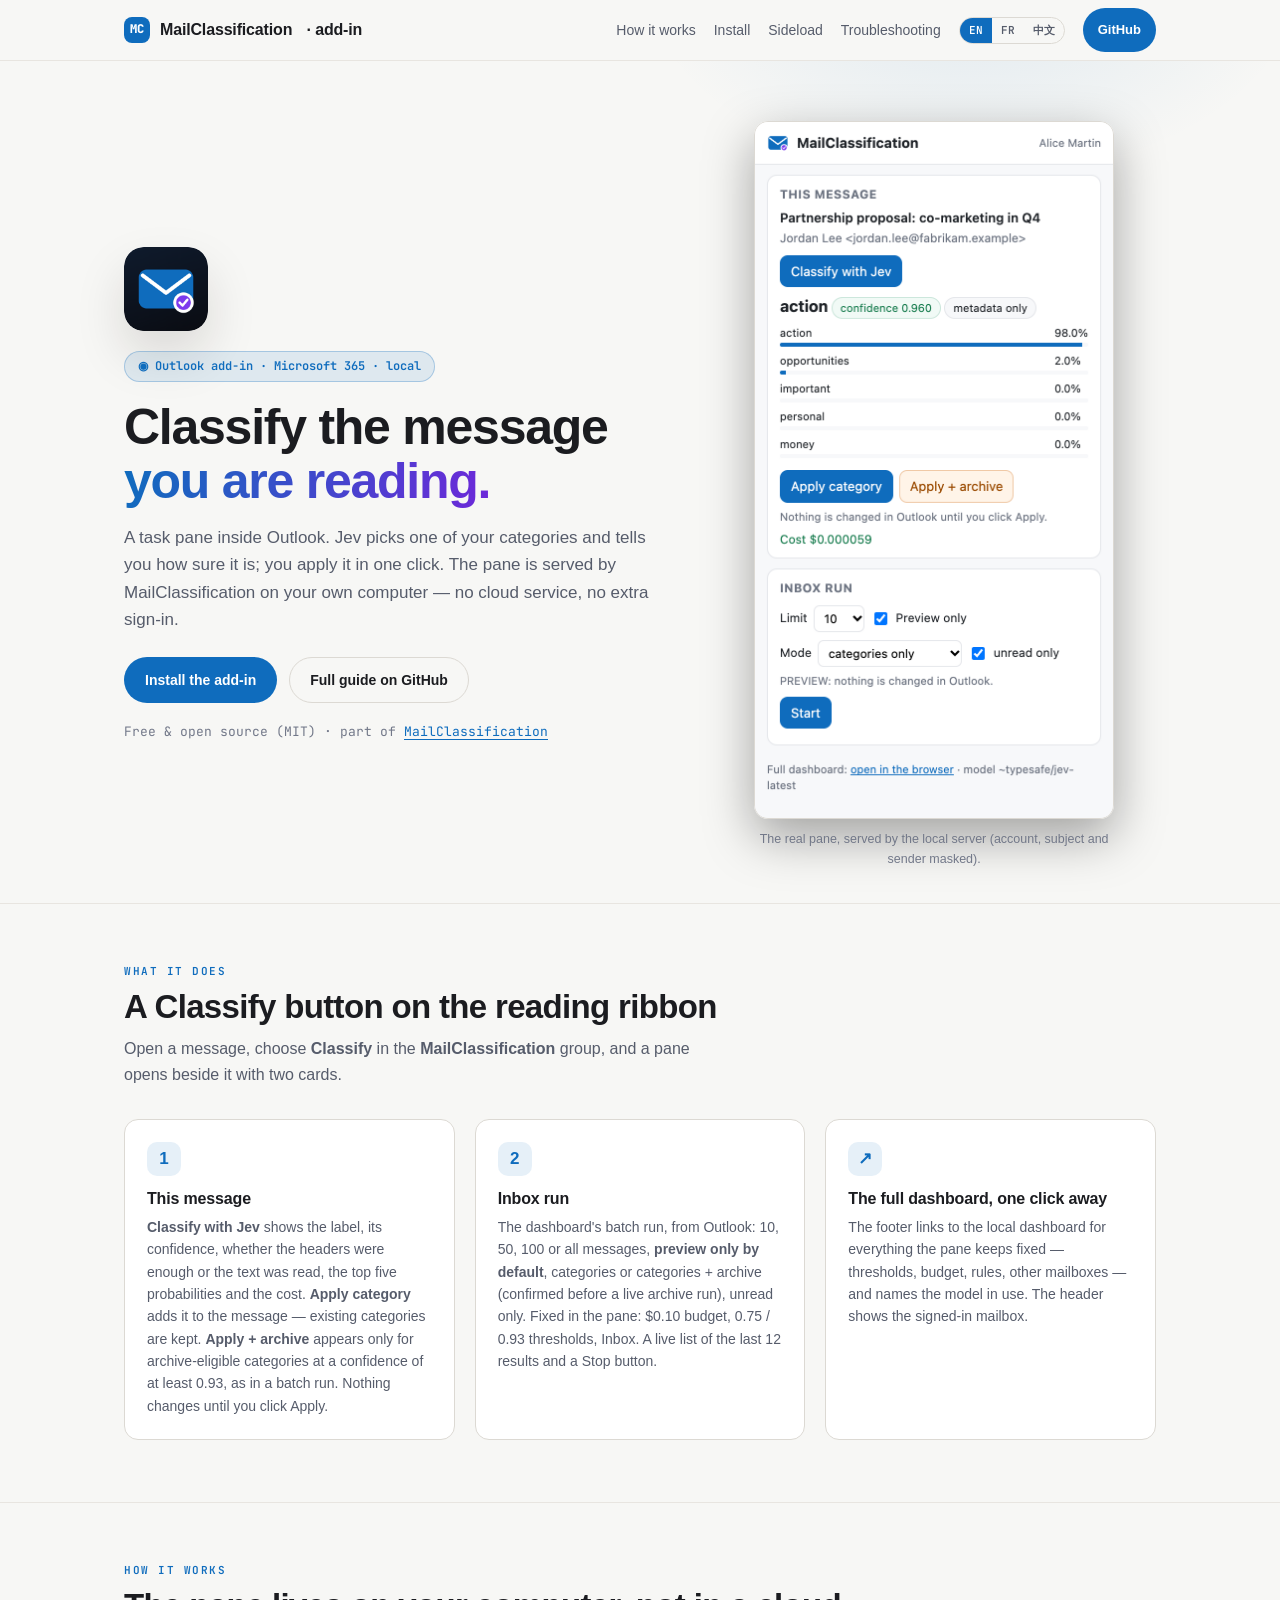
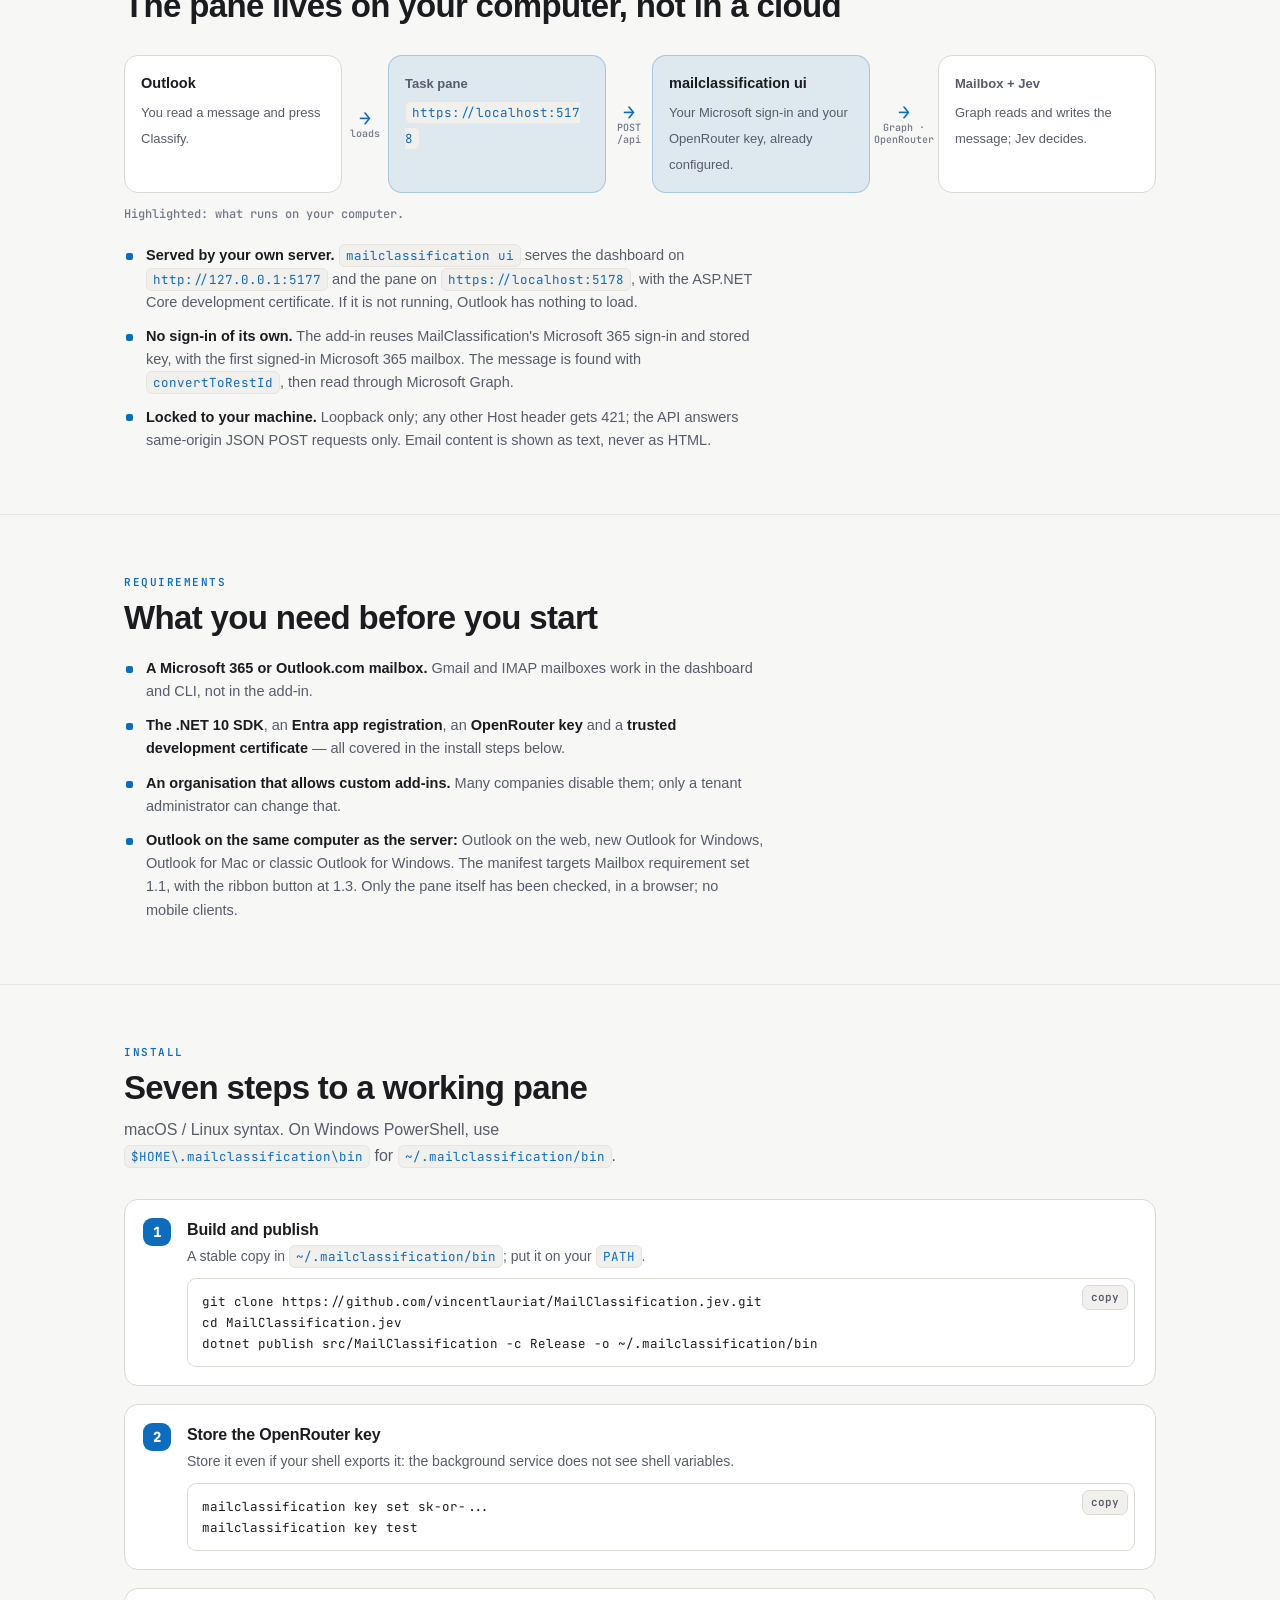
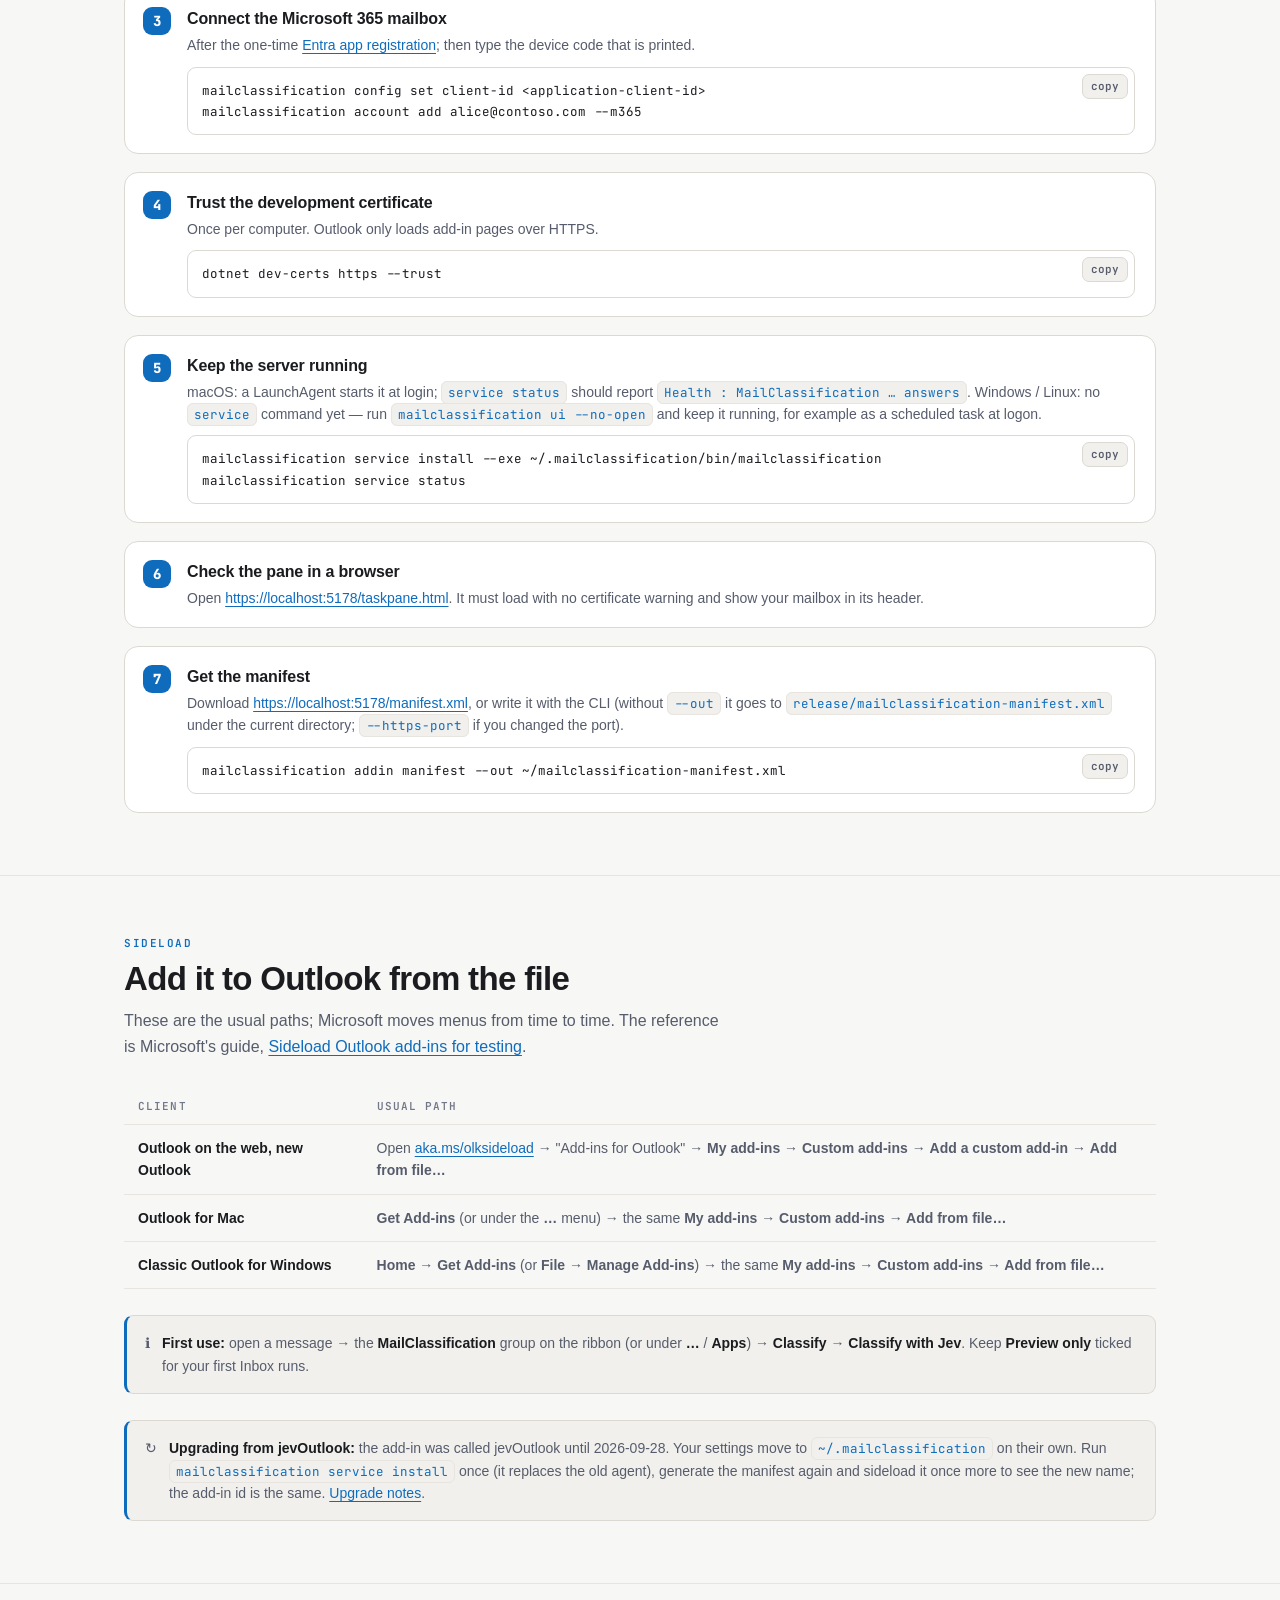
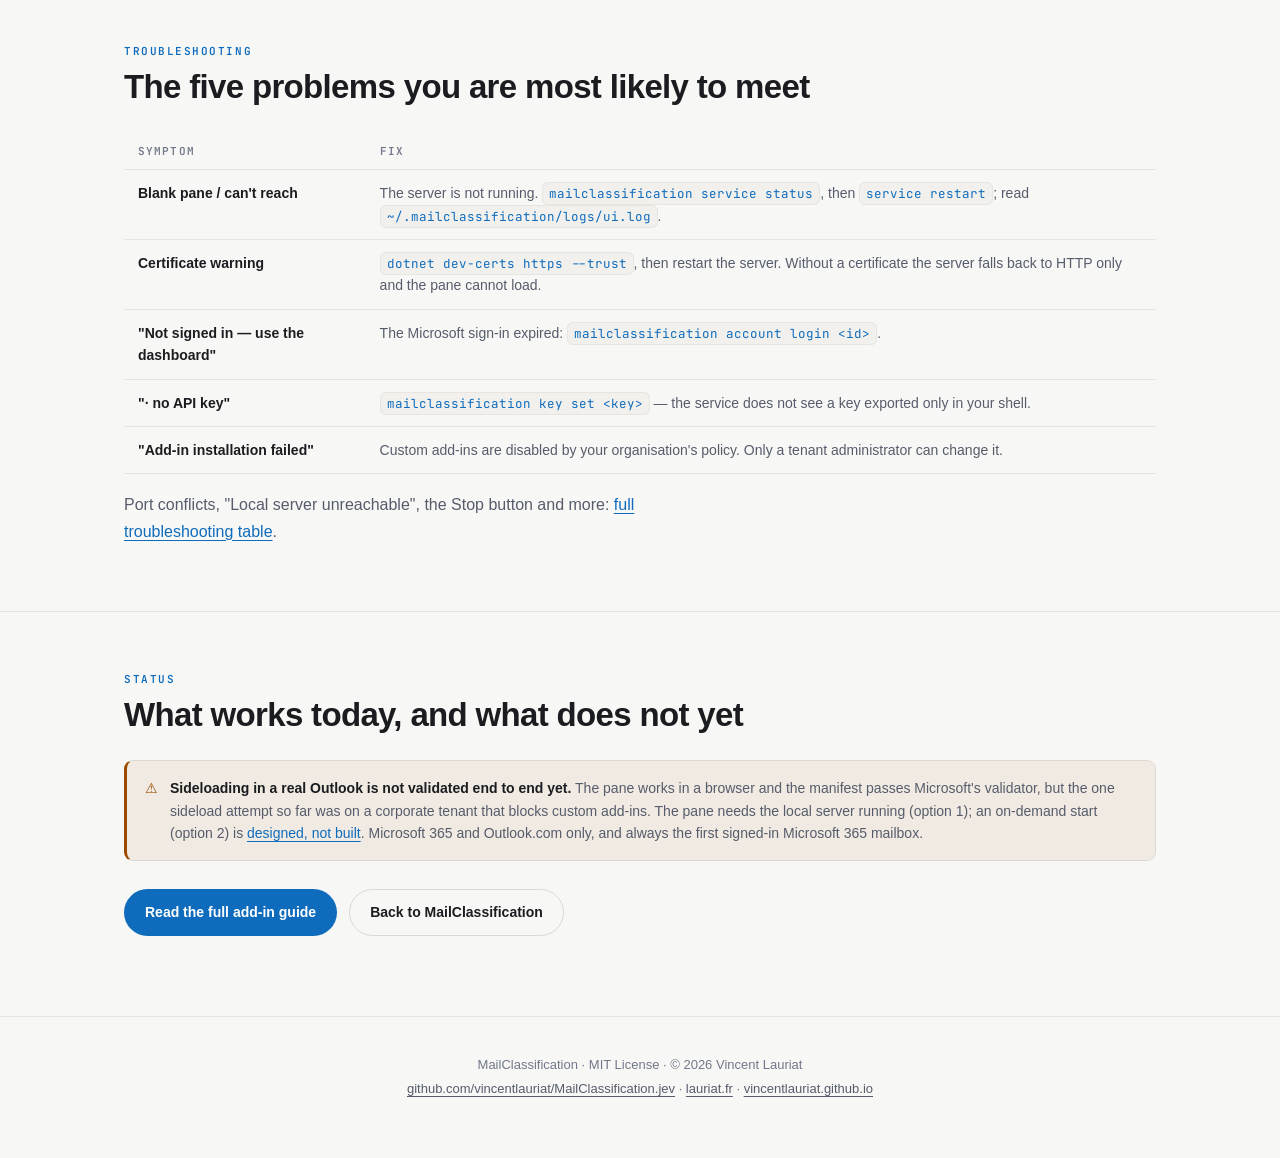
<file: docs/addin/index.html>
<!DOCTYPE html>
<html lang="en">
<head>
<meta charset="utf-8">
<meta name="viewport" content="width=device-width, initial-scale=1">
<title>MailClassification Outlook add-in — classify the message you are reading with Jev</title>
<meta name="description" content="The MailClassification Outlook add-in: a task pane that classifies the message you are reading with Jev (TypeSafe) and applies one Outlook category in a click. Served by the MailClassification server on your own computer, for Microsoft 365 and Outlook.com mailboxes. Install guide, sideloading per Outlook client, troubleshooting.">
<meta property="og:title" content="MailClassification for Outlook — classify the message you are reading">
<meta property="og:description" content="A task pane in Outlook: Jev picks one of your categories with a confidence, you apply it in one click. Runs on your machine. Free and open source.">
<meta property="og:type" content="website">
<meta property="og:url" content="https://vincentlauriat.github.io/MailClassification.jev/addin/">
<meta property="og:image" content="https://vincentlauriat.github.io/MailClassification.jev/assets/icon-1024.png">
<meta name="twitter:card" content="summary">
<meta name="theme-color" content="#0d0e11" media="(prefers-color-scheme: dark)">
<meta name="theme-color" content="#f7f7f5" media="(prefers-color-scheme: light)">
<link rel="icon" type="image/svg+xml" href="../assets/icon.svg">
<link rel="apple-touch-icon" href="../assets/icon-256.png">
<link rel="canonical" href="https://vincentlauriat.github.io/MailClassification.jev/addin/">
<link rel="preconnect" href="https://fonts.googleapis.com">
<link rel="preconnect" href="https://fonts.gstatic.com" crossorigin>
<link rel="stylesheet" href="https://fonts.googleapis.com/css2?family=JetBrains+Mono:wght@400;500;700&display=swap">
<link rel="stylesheet" href="../assets/base.css">
<style>
  /* Same palette and layout as the landing page (docs/index.html): base.css only
     sets the dark tokens, so the light mode redefines the whole palette here. */
  :root{
    --bg:#0d0e11; --bg-lift:#121318; --surface:#16181f; --surface-2:#1c1f28;
    --line:#292d3a; --line-soft:#1f222d;
    --txt:#e9ebf2; --muted:#9298ab; --faint:#767d92;
    --accent:#5aa9ff; --accent-soft:rgba(90,169,255,.15); --accent-line:rgba(90,169,255,.34);
    --hi:#a78bfa;
    --warn:#f5b04c; --warn-soft:rgba(245,176,76,.12); --warn-line:rgba(245,176,76,.40);
    --nav-bg:rgba(13,14,17,.82);
    --shadow:0 30px 70px rgba(0,0,0,.55);
    --glow:radial-gradient(520px 320px at 76% -10%,rgba(90,169,255,.18),transparent 64%);
    --maxw:1080px;
  }
  @media (prefers-color-scheme: light){
    :root{
      --bg:#f7f7f5; --bg-lift:#ffffff; --surface:#ffffff; --surface-2:#f1f0ed;
      --line:#dcd9d3; --line-soft:#e8e5e0;
      --txt:#1b1c20; --muted:#565c6b; --faint:#727889;
      --accent:#0f6cbd; --accent-soft:rgba(15,108,189,.10); --accent-line:rgba(15,108,189,.28);
      --hi:#6d28d9;
      --warn:#9a4a00; --warn-soft:rgba(154,74,0,.08); --warn-line:rgba(154,74,0,.30);
      --on-accent:#ffffff;
      --nav-bg:rgba(247,247,245,.86);
      --shadow:0 24px 50px rgba(28,22,18,.13);
      --glow:radial-gradient(520px 320px at 76% -10%,rgba(15,108,189,.10),transparent 64%);
    }
  }

  .wrap{max-width:var(--maxw);margin:0 auto;padding:0 24px}
  nav{position:sticky;top:0;z-index:var(--z-nav);background:var(--nav-bg);
      backdrop-filter:saturate(1.4) blur(12px);border-bottom:1px solid var(--line-soft)}
  nav .wrap{display:flex;align-items:center;gap:18px;height:60px}
  .brand{display:flex;align-items:center;gap:10px;font-weight:700;letter-spacing:-.01em;white-space:nowrap}
  .logo{width:26px;height:26px;border-radius:8px;background:var(--accent);color:var(--on-accent);
        display:grid;place-items:center;font-size:12px;font-weight:800;font-family:var(--font-mono)}
  .nav-links{display:flex;gap:18px;margin-left:auto;align-items:center;color:var(--muted);font-size:14px}
  .nav-links a:hover{color:var(--txt)}
  .langtog{display:flex;border:1px solid var(--line);border-radius:999px;overflow:hidden}
  .langtog button{background:none;border:0;color:var(--muted);font:600 11px/1 var(--font-mono);
                  padding:7px 9px;cursor:pointer}
  .langtog button.on{background:var(--accent);color:var(--on-accent)}
  .btn{display:inline-flex;align-items:center;gap:8px;border-radius:999px;padding:11px 20px;
       font-weight:600;font-size:14px;border:1px solid transparent;transition:.15s}
  .btn-primary{background:var(--accent);color:var(--on-accent)}
  .btn-primary:hover{filter:brightness(1.08)}
  .btn-ghost{border-color:var(--line);color:var(--txt)}
  .btn-ghost:hover{border-color:var(--accent);color:var(--accent)}
  .btn-sm{padding:8px 14px;font-size:13px}

  header{padding:60px 0 34px;border-bottom:1px solid var(--line-soft);background:var(--glow)}
  .hero{display:grid;grid-template-columns:1.1fr .9fr;gap:46px;align-items:center}
  .hero > *{min-width:0}
  .heroicon{width:84px;height:84px;border-radius:20px;display:block;margin:0 0 20px;box-shadow:var(--shadow)}
  .pill{display:inline-flex;align-items:center;gap:7px;font:600 12px/1.3 var(--font-mono);
        color:var(--accent);background:var(--accent-soft);border:1px solid var(--accent-line);
        border-radius:999px;padding:7px 13px;margin-bottom:18px}
  h1{font-size:clamp(32px,4.6vw,50px);line-height:1.08;letter-spacing:-.025em;margin:0 0 16px}
  .grad{background:linear-gradient(100deg,var(--accent),var(--hi));-webkit-background-clip:text;
        background-clip:text;color:transparent}
  .sub{color:var(--muted);font-size:17px;line-height:1.6;margin:0 0 24px;max-width:56ch}
  .cta{display:flex;gap:12px;flex-wrap:wrap;margin-bottom:18px}
  .meta{color:var(--faint);font-size:13px;font-family:var(--font-mono);line-height:1.7}


  section{padding:62px 0;border-bottom:1px solid var(--line-soft)}
  h2{font-size:clamp(24px,3vw,33px);letter-spacing:-.02em;margin:0 0 10px}
  h3{font-size:16px;letter-spacing:-.01em}
  .lead{color:var(--muted);font-size:16px;line-height:1.65;max-width:68ch;margin:0 0 4px}
  .eyebrow{font:600 11px/1 var(--font-mono);letter-spacing:.14em;text-transform:uppercase;color:var(--accent);margin:0 0 12px}

  .grid{display:grid;grid-template-columns:repeat(auto-fit,minmax(240px,1fr));gap:var(--gap);margin-top:30px}
  .grid > *{min-width:0}
  .card{background:var(--surface);border:1px solid var(--line);border-radius:var(--radius);padding:22px}
  .card h3{margin:0 0 8px}
  .card p{color:var(--muted);font-size:14px;line-height:1.6;margin:0}
  .ico{width:34px;height:34px;border-radius:10px;background:var(--accent-soft);color:var(--accent);
       display:grid;place-items:center;margin-bottom:14px;font-size:17px;font-weight:700}

  .bul{list-style:none;margin:20px 0 0;display:grid;gap:11px;max-width:72ch}
  .bul li{position:relative;padding-left:22px;color:var(--muted);font-size:14.5px;line-height:1.6}
  .bul li::before{content:"";position:absolute;left:2px;top:.62em;width:7px;height:7px;border-radius:2px;background:var(--accent)}
  .bul b{color:var(--txt);font-weight:600}

  /* Flow diagram (CSS only). */
  .flow{display:flex;align-items:stretch;gap:0;margin-top:30px}
  .node{flex:1 1 0;min-width:0;background:var(--surface);border:1px solid var(--line);border-radius:var(--radius);padding:16px}
  .node.me{border-color:var(--accent-line);background:var(--accent-soft)}
  .node b{display:block;font-size:14.5px;margin-bottom:4px}
  .node span{color:var(--muted);font-size:13px;line-height:1.5}
  .node code{word-break:break-all}
  .arrow{flex:0 0 46px;display:flex;flex-direction:column;align-items:center;justify-content:center;
         color:var(--faint);font:500 10px/1.2 var(--font-mono);text-align:center;padding:0 4px}
  .arrow::before{content:"→";font-size:20px;color:var(--accent);line-height:1}
  .boundary{margin-top:12px;color:var(--faint);font:500 12px/1.6 var(--font-mono)}

  .tw{overflow-x:auto;margin-top:28px;-webkit-overflow-scrolling:touch}
  table{width:100%;border-collapse:collapse;font-size:14px}
  th,td{text-align:left;padding:12px 14px;border-bottom:1px solid var(--line-soft);vertical-align:top}
  th{color:var(--faint);font:600 11px/1 var(--font-mono);letter-spacing:.1em;text-transform:uppercase}
  td:first-child{color:var(--txt);font-weight:600}
  td{color:var(--muted);line-height:1.6}

  ol.install{list-style:none;counter-reset:s;margin:30px 0 0;display:grid;gap:18px}
  ol.install > li{counter-increment:s;position:relative;padding:18px 20px 18px 62px;background:var(--surface);
                  border:1px solid var(--line);border-radius:var(--radius);min-width:0}
  ol.install > li::before{content:counter(s);position:absolute;left:18px;top:18px;width:28px;height:28px;border-radius:9px;
                          background:var(--accent);color:var(--on-accent);font:800 14px/1 var(--font-mono);display:grid;place-items:center}
  ol.install h3{margin:3px 0 6px}
  ol.install p{color:var(--muted);font-size:14px;line-height:1.6;margin:0}
  .code{position:relative;margin-top:10px}
  .code pre{background:var(--bg-lift);border:1px solid var(--line);border-radius:var(--radius-sm);
            padding:12px 70px 12px 14px;font-size:12.5px;line-height:1.7;color:var(--txt);overflow-x:auto;white-space:pre}
  .copy{position:absolute;top:7px;right:7px;background:var(--surface-2);border:1px solid var(--line);color:var(--muted);
        border-radius:7px;font:600 11px/1 var(--font-mono);padding:6px 8px;cursor:pointer}
  .copy:hover{color:var(--accent);border-color:var(--accent-line)}

  .note{display:flex;gap:12px;background:var(--surface-2);border:1px solid var(--line);
        border-left:3px solid var(--accent);border-radius:var(--radius-sm);padding:16px 18px;
        color:var(--muted);font-size:14px;line-height:1.6;margin-top:26px}
  .note b{color:var(--txt)}
  .note.warn{border-left-color:var(--warn);background:var(--warn-soft)}
  .note.warn > span:first-child{color:var(--warn)}

  code{background:var(--surface-2);border:1px solid var(--line-soft);border-radius:6px;
       padding:2px 6px;font-size:12.5px;color:var(--accent);overflow-wrap:anywhere}
  pre code{background:none;border:0;padding:0;color:inherit;overflow-wrap:normal}
  a.inl{color:var(--accent);text-decoration:underline;text-underline-offset:3px}

  footer{padding:36px 0 56px;color:var(--faint);font-size:13px;text-align:center;line-height:1.9}
  footer a{color:var(--muted);text-decoration:underline;text-underline-offset:3px}
  footer a:hover{color:var(--accent)}

  .shotfig{margin:0;justify-self:center;max-width:360px;width:100%}
  .shotfig img{display:block;width:100%;height:auto;border-radius:var(--radius);border:1px solid var(--line);box-shadow:0 18px 50px rgba(0,0,0,.35)}
  .shotfig figcaption{color:var(--faint);font-size:12.5px;margin-top:10px;text-align:center}
  @media (max-width:860px){
    .hero{grid-template-columns:1fr;gap:32px}
    .nav-links a:not(.btn){display:none}
    header{padding:42px 0 26px}
    section{padding:46px 0}
    .flow{flex-direction:column}
    .arrow{flex:0 0 auto;padding:6px 0}
    .arrow::before{content:"↓"}
  }
  @media (max-width:430px){
    .wrap{padding:0 16px}
    nav .wrap{gap:10px}
    .nav-links{gap:10px}
    .brand .long{display:none}
    ol.install > li{padding:56px 16px 16px}
    ol.install > li::before{top:16px;left:16px}
    th,td{padding:10px 8px}
  }
  @media (max-width:360px){
    .brand .bname{display:none}
    .nav-links .btn-sm{padding:8px 10px}
    .langtog button{padding:7px 6px}
  }</style>
</head>
<body class="lang-en">
<a class="skip" href="#what"><span class="en">Skip to content</span><span class="fr">Aller au contenu</span><span class="zh">跳至內容</span></a>

<nav><div class="wrap">
  <a class="brand" href="../" aria-label="MailClassification add-in"><span class="logo" aria-hidden="true">MC</span><span class="bname">MailClassification</span><span class="long">&nbsp;· add-in</span></a>
  <div class="nav-links">
    <a href="#how"><span class="en">How it works</span><span class="fr">Fonctionnement</span><span class="zh">運作方式</span></a>
    <a href="#install"><span class="en">Install</span><span class="fr">Installer</span><span class="zh">安裝</span></a>
    <a href="#sideload"><span class="en">Sideload</span><span class="fr">Charger</span><span class="zh">側載</span></a>
    <a href="#help"><span class="en">Troubleshooting</span><span class="fr">Dépannage</span><span class="zh">疑難排解</span></a>
    <div class="langtog" role="group" aria-label="Language / Langue / 語言">
      <button type="button" data-lang="en" class="on" aria-pressed="true" onclick="setLang('en')">EN</button>
      <button type="button" data-lang="fr" aria-pressed="false" onclick="setLang('fr')">FR</button>
      <button type="button" data-lang="zh" aria-pressed="false" onclick="setLang('zh')">中文</button>
    </div>
    <a class="btn btn-primary btn-sm" href="https://github.com/vincentlauriat/MailClassification.jev">GitHub</a>
  </div>
</div></nav>

<header id="top"><div class="wrap">
  <div class="hero">
    <div>
      <img class="heroicon" src="../assets/icon-256.png" alt="The MailClassification icon: a blue envelope with a purple check mark on a dark rounded square">
      <span class="pill">◉ <span class="en">Outlook add-in · Microsoft 365 · local</span><span class="fr">Complément Outlook · Microsoft 365 · en local</span><span class="zh">Outlook 增益集 · Microsoft 365 · 本機執行</span></span>
      <h1>
        <span class="en">Classify the message<br><span class="grad">you are reading.</span></span>
        <span class="fr">Classez le message<br><span class="grad">que vous lisez.</span></span>
        <span class="zh">為你正在讀的<br><span class="grad">這封郵件分類。</span></span>
      </h1>
      <p class="sub">
        <span class="en">A task pane inside Outlook. Jev picks one of your categories and tells you how sure it is; you apply it in one click. The pane is served by MailClassification on your own computer — no cloud service, no extra sign-in.</span>
        <span class="fr">Un volet dans Outlook. Jev choisit l'une de vos catégories et dit à quel point il en est sûr ; vous l'appliquez d'un clic. Le volet est servi par MailClassification sur votre propre ordinateur — aucun service cloud, aucune connexion de plus.</span>
        <span class="zh">Outlook 裡的一個工作窗格。Jev 從你的類別中選出一個，並告訴你它有多確定；你點一下就能套用。窗格由你自己電腦上的 MailClassification 提供——沒有雲端服務，也不需要額外登入。</span>
      </p>
      <div class="cta">
        <a class="btn btn-primary" href="#install"><span class="en">Install the add-in</span><span class="fr">Installer le complément</span><span class="zh">安裝增益集</span></a>
        <a class="btn btn-ghost" href="https://github.com/vincentlauriat/MailClassification.jev/blob/main/docs/ADDIN.md"><span class="en">Full guide on GitHub</span><span class="fr">Guide complet sur GitHub</span><span class="zh">在 GitHub 閱讀完整指南</span></a>
      </div>
      <p class="meta">
        <span class="en">Free &amp; open source (MIT) · part of <a class="inl" href="../">MailClassification</a></span>
        <span class="fr">Gratuit et open source (MIT) · fait partie de <a class="inl" href="../">MailClassification</a></span>
        <span class="zh">免費開源（MIT）· <a class="inl" href="../">MailClassification</a> 的一部分</span>
      </p>
    </div>
    <figure class="shotfig">
      <img src="../screenshots/addin-pane-result.png" width="360" height="700" loading="eager" alt="The real MailClassification task pane, opened in a browser, after Classify with Jev: the label action with confidence 0.960 from the headers alone, five probability bars, the Apply category and Apply + archive buttons, and the Inbox run card in preview mode. The account name, subject and sender are replaced with fictitious values.">
      <figcaption><span class="en">The real pane, served by the local server (account, subject and sender masked).</span><span class="fr">Le vrai volet, servi par le serveur local (compte, sujet et expéditeur masqués).</span><span class="zh">真實的窗格，由本機伺服器提供（帳號、主旨與寄件者已遮蔽）。</span></figcaption>
    </figure>
  </div>
</div></header>

<main>

<section id="what"><div class="wrap">
  <p class="eyebrow"><span class="en">What it does</span><span class="fr">Ce qu'il fait</span><span class="zh">功能</span></p>
  <h2><span class="en">A Classify button on the reading ribbon</span><span class="fr">Un bouton Classify sur le ruban de lecture</span><span class="zh">閱讀功能區上的 Classify 按鈕</span></h2>
  <p class="lead">
    <span class="en">Open a message, choose <b>Classify</b> in the <b>MailClassification</b> group, and a pane opens beside it with two cards.</span>
    <span class="fr">Ouvrez un message, choisissez <b>Classify</b> dans le groupe <b>MailClassification</b> : un volet s'ouvre à côté, avec deux cartes.</span>
    <span class="zh">開啟一封郵件，在 <b>MailClassification</b> 群組中選擇 <b>Classify</b>，旁邊就會開啟一個含兩張卡片的窗格。</span>
  </p>
  <div class="grid">
    <div class="card">
      <div class="ico">1</div>
      <h3><span class="en">This message</span><span class="fr">Ce message</span><span class="zh">這封郵件</span></h3>
      <p><span class="en"><b>Classify with Jev</b> shows the label, its confidence, whether the headers were enough or the text was read, the top five probabilities and the cost. <b>Apply category</b> adds it to the message — existing categories are kept. <b>Apply + archive</b> appears only for archive-eligible categories at a confidence of at least 0.93, as in a batch run. Nothing changes until you click Apply.</span><span class="fr"><b>Classify with Jev</b> affiche le libellé, sa confiance, si les en-têtes ont suffi ou si le texte a été lu, les cinq meilleures probabilités et le coût. <b>Apply category</b> l'ajoute au message — les catégories existantes sont conservées. <b>Apply + archive</b> n'apparaît que pour les catégories éligibles à l'archivage, avec une confiance d'au moins 0,93, comme pour un traitement par lot. Rien ne change avant Apply.</span><span class="zh"><b>Classify with Jev</b> 會顯示標籤、信心值、是只靠標頭還是讀了內文、前五名機率與費用。<b>Apply category</b> 把類別加到郵件上——既有類別保留。<b>Apply + archive</b> 只在可封存的類別且信心值至少 0.93 時出現，與批次處理相同。按下 Apply 之前不會改變任何東西。</span></p>
    </div>
    <div class="card">
      <div class="ico">2</div>
      <h3><span class="en">Inbox run</span><span class="fr">Traitement de la boîte</span><span class="zh">收件匣批次處理</span></h3>
      <p><span class="en">The dashboard's batch run, from Outlook: 10, 50, 100 or all messages, <b>preview only by default</b>, categories or categories + archive (confirmed before a live archive run), unread only. Fixed in the pane: $0.10 budget, 0.75 / 0.93 thresholds, Inbox. A live list of the last 12 results and a Stop button.</span><span class="fr">Le traitement par lots du tableau de bord, depuis Outlook : 10, 50, 100 messages ou tous, <b>aperçu seul par défaut</b>, catégories ou catégories + archivage (confirmé avant un run réel avec archivage), non lus seulement. Fixés dans le volet : budget 0,10 $, seuils 0,75 / 0,93, boîte de réception. Une liste en direct des 12 derniers résultats et un bouton Stop.</span><span class="zh">把儀表板的批次處理搬進 Outlook：10、50、100 封或全部，<b>預設僅預覽</b>，只加類別或加類別並封存（實際封存前會要求確認），僅未讀。窗格中固定：預算 0.10 美元、門檻 0.75 / 0.93、收件匣。即時顯示最近 12 筆結果，並有 Stop 按鈕。</span></p>
    </div>
    <div class="card">
      <div class="ico">↗</div>
      <h3><span class="en">The full dashboard, one click away</span><span class="fr">Le tableau de bord complet, à un clic</span><span class="zh">完整儀表板，一鍵開啟</span></h3>
      <p><span class="en">The footer links to the local dashboard for everything the pane keeps fixed — thresholds, budget, rules, other mailboxes — and names the model in use. The header shows the signed-in mailbox.</span><span class="fr">Le pied du volet renvoie au tableau de bord local pour tout ce que le volet fige — seuils, budget, règles, autres boîtes — et indique le modèle utilisé. L'en-tête affiche la boîte connectée.</span><span class="zh">窗格底部連到本機儀表板，處理窗格中固定的一切——門檻、預算、規則、其他信箱——並顯示使用中的模型。頂端顯示已登入的信箱。</span></p>
    </div>
  </div>
</div></section>

<section id="how"><div class="wrap">
  <p class="eyebrow"><span class="en">How it works</span><span class="fr">Fonctionnement</span><span class="zh">運作方式</span></p>
  <h2><span class="en">The pane lives on your computer, not in a cloud</span><span class="fr">Le volet vit sur votre ordinateur, pas dans un cloud</span><span class="zh">窗格在你的電腦上，不在雲端</span></h2>
  <div class="flow">
    <div class="node"><b>Outlook</b><span><span class="en">You read a message and press Classify.</span><span class="fr">Vous lisez un message et cliquez sur Classify.</span><span class="zh">你讀一封郵件並按下 Classify。</span></span></div>
    <div class="arrow"><span class="en">loads</span><span class="fr">charge</span><span class="zh">載入</span></div>
    <div class="node me"><b><span class="en">Task pane</span><span class="fr">Volet</span><span class="zh">工作窗格</span></b><span><code>https://localhost:5178</code></span></div>
    <div class="arrow">POST /api</div>
    <div class="node me"><b>mailclassification ui</b><span><span class="en">Your Microsoft sign-in and your OpenRouter key, already configured.</span><span class="fr">Votre connexion Microsoft et votre clé OpenRouter, déjà configurées.</span><span class="zh">你已設定好的 Microsoft 登入與 OpenRouter 金鑰。</span></span></div>
    <div class="arrow">Graph · OpenRouter</div>
    <div class="node"><b><span class="en">Mailbox + Jev</span><span class="fr">Boîte + Jev</span><span class="zh">信箱 + Jev</span></b><span><span class="en">Graph reads and writes the message; Jev decides.</span><span class="fr">Graph lit et écrit le message ; Jev décide.</span><span class="zh">Graph 讀寫郵件；Jev 做判定。</span></span></div>
  </div>
  <p class="boundary"><span class="en">Highlighted: what runs on your computer.</span><span class="fr">En surbrillance : ce qui tourne sur votre ordinateur.</span><span class="zh">醒目標示：在你電腦上執行的部分。</span></p>
  <ul class="bul">
    <li><span class="en"><b>Served by your own server.</b> <code>mailclassification ui</code> serves the dashboard on <code>http://127.0.0.1:5177</code> and the pane on <code>https://localhost:5178</code>, with the ASP.NET Core development certificate. If it is not running, Outlook has nothing to load.</span><span class="fr"><b>Servi par votre propre serveur.</b> <code>mailclassification ui</code> sert le tableau de bord sur <code>http://127.0.0.1:5177</code> et le volet sur <code>https://localhost:5178</code>, avec le certificat de développement ASP.NET Core. S'il ne tourne pas, Outlook n'a rien à charger.</span><span class="zh"><b>由你自己的伺服器提供。</b><code>mailclassification ui</code> 在 <code>http://127.0.0.1:5177</code> 提供儀表板，並以 ASP.NET Core 開發憑證在 <code>https://localhost:5178</code> 提供窗格。它沒在執行時，Outlook 就沒有東西可載入。</span></li>
    <li><span class="en"><b>No sign-in of its own.</b> The add-in reuses MailClassification's Microsoft 365 sign-in and stored key, with the first signed-in Microsoft 365 mailbox. The message is found with <code>convertToRestId</code>, then read through Microsoft Graph.</span><span class="fr"><b>Aucune connexion propre.</b> Le complément réutilise la connexion Microsoft 365 et la clé enregistrée de MailClassification, avec la première boîte Microsoft 365 connectée. Le message est retrouvé via <code>convertToRestId</code>, puis lu par Microsoft Graph.</span><span class="zh"><b>本身不需登入。</b>增益集沿用 MailClassification 的 Microsoft 365 登入與已儲存的金鑰，使用第一個已登入的 Microsoft 365 信箱。郵件先以 <code>convertToRestId</code> 定位，再透過 Microsoft Graph 讀取。</span></li>
    <li><span class="en"><b>Locked to your machine.</b> Loopback only; any other Host header gets 421; the API answers same-origin JSON POST requests only. Email content is shown as text, never as HTML.</span><span class="fr"><b>Verrouillé sur votre machine.</b> Boucle locale seulement ; tout autre en-tête Host reçoit 421 ; l'API ne répond qu'aux requêtes POST JSON de même origine. Le contenu des e-mails est affiché comme texte, jamais comme HTML.</span><span class="zh"><b>鎖定在你的電腦上。</b>只監聽本機回送位址；其他 Host 標頭一律回 421；API 只接受同源的 JSON POST 請求。郵件內容以純文字顯示，絕不當成 HTML。</span></li>
  </ul>
</div></section>

<section id="requirements"><div class="wrap">
  <p class="eyebrow"><span class="en">Requirements</span><span class="fr">Prérequis</span><span class="zh">需求</span></p>
  <h2><span class="en">What you need before you start</span><span class="fr">Ce qu'il faut avant de commencer</span><span class="zh">開始前需要準備的東西</span></h2>
  <ul class="bul">
    <li><span class="en"><b>A Microsoft 365 or Outlook.com mailbox.</b> Gmail and IMAP mailboxes work in the dashboard and CLI, not in the add-in.</span><span class="fr"><b>Une boîte Microsoft 365 ou Outlook.com.</b> Les boîtes Gmail et IMAP fonctionnent dans le tableau de bord et la CLI, pas dans le complément.</span><span class="zh"><b>一個 Microsoft 365 或 Outlook.com 信箱。</b>Gmail 與 IMAP 信箱可在儀表板與命令列使用，但不支援增益集。</span></li>
    <li><span class="en"><b>The .NET 10 SDK</b>, an <b>Entra app registration</b>, an <b>OpenRouter key</b> and a <b>trusted development certificate</b> — all covered in the install steps below.</span><span class="fr"><b>Le SDK .NET 10</b>, une <b>inscription d'application Entra</b>, une <b>clé OpenRouter</b> et un <b>certificat de développement approuvé</b> — tout est couvert dans les étapes ci-dessous.</span><span class="zh"><b>.NET 10 SDK</b>、<b>Entra 應用程式註冊</b>、<b>OpenRouter 金鑰</b>，以及<b>受信任的開發憑證</b>——下方安裝步驟都會說明。</span></li>
    <li><span class="en"><b>An organisation that allows custom add-ins.</b> Many companies disable them; only a tenant administrator can change that.</span><span class="fr"><b>Une organisation qui autorise les compléments personnalisés.</b> Beaucoup d'entreprises les désactivent ; seul un administrateur du tenant peut changer cela.</span><span class="zh"><b>允許自訂增益集的組織。</b>許多公司會停用自訂增益集；只有租用戶管理員能變更。</span></li>
    <li><span class="en"><b>Outlook on the same computer as the server:</b> Outlook on the web, new Outlook for Windows, Outlook for Mac or classic Outlook for Windows. The manifest targets Mailbox requirement set 1.1, with the ribbon button at 1.3. Only the pane itself has been checked, in a browser; no mobile clients.</span><span class="fr"><b>Outlook sur le même ordinateur que le serveur :</b> Outlook sur le web, le nouvel Outlook pour Windows, Outlook pour Mac ou Outlook classique pour Windows. Le manifeste vise l'ensemble de conditions Mailbox 1.1, avec le bouton du ruban en 1.3. Seul le volet lui-même a été vérifié, dans un navigateur ; pas de clients mobiles.</span><span class="zh"><b>與伺服器在同一台電腦上的 Outlook：</b>網頁版 Outlook、新版 Windows 版 Outlook、Mac 版 Outlook 或傳統 Windows 版 Outlook。資訊清單要求 Mailbox 需求集 1.1，功能區按鈕為 1.3。目前只在瀏覽器中實際檢查過窗格本身；不支援行動版。</span></li>
  </ul>
</div></section>

<section id="install"><div class="wrap">
  <p class="eyebrow"><span class="en">Install</span><span class="fr">Installer</span><span class="zh">安裝</span></p>
  <h2><span class="en">Seven steps to a working pane</span><span class="fr">Sept étapes jusqu'au volet</span><span class="zh">七個步驟完成安裝</span></h2>
  <p class="lead"><span class="en">macOS / Linux syntax. On Windows PowerShell, use <code>$HOME\.mailclassification\bin</code> for <code>~/.mailclassification/bin</code>.</span><span class="fr">Syntaxe macOS / Linux. Sous Windows PowerShell, utilisez <code>$HOME\.mailclassification\bin</code> à la place de <code>~/.mailclassification/bin</code>.</span><span class="zh">以下為 macOS / Linux 語法。在 Windows PowerShell 中，請把 <code>~/.mailclassification/bin</code> 換成 <code>$HOME\.mailclassification\bin</code>。</span></p>
  <ol class="install">
    <li>
      <h3><span class="en">Build and publish</span><span class="fr">Compiler et publier</span><span class="zh">建置並發佈</span></h3>
      <p><span class="en">A stable copy in <code>~/.mailclassification/bin</code>; put it on your <code>PATH</code>.</span><span class="fr">Une copie stable dans <code>~/.mailclassification/bin</code> ; ajoutez-la à votre <code>PATH</code>.</span><span class="zh">在 <code>~/.mailclassification/bin</code> 產生穩定的副本，並加入 <code>PATH</code>。</span></p>
      <div class="code"><pre><code>git clone https://github.com/vincentlauriat/MailClassification.jev.git
cd MailClassification.jev
dotnet publish src/MailClassification -c Release -o ~/.mailclassification/bin</code></pre></div>
    </li>
    <li>
      <h3><span class="en">Store the OpenRouter key</span><span class="fr">Enregistrer la clé OpenRouter</span><span class="zh">儲存 OpenRouter 金鑰</span></h3>
      <p><span class="en">Store it even if your shell exports it: the background service does not see shell variables.</span><span class="fr">Enregistrez-la même si votre shell l'exporte : le service d'arrière-plan ne voit pas les variables du shell.</span><span class="zh">即使 shell 已經匯出也要儲存：背景服務看不到 shell 的環境變數。</span></p>
      <div class="code"><pre><code>mailclassification key set sk-or-...
mailclassification key test</code></pre></div>
    </li>
    <li>
      <h3><span class="en">Connect the Microsoft 365 mailbox</span><span class="fr">Connecter la boîte Microsoft 365</span><span class="zh">連接 Microsoft 365 信箱</span></h3>
      <p><span class="en">After the one-time <a class="inl" href="https://github.com/vincentlauriat/MailClassification.jev#62-microsoft-365--outlookcom-mailboxes">Entra app registration</a>; then type the device code that is printed.</span><span class="fr">Après l'<a class="inl" href="https://github.com/vincentlauriat/MailClassification.jev#62-microsoft-365--outlookcom-mailboxes">inscription Entra</a> unique ; saisissez ensuite le code affiché.</span><span class="zh">先完成一次性的 <a class="inl" href="https://github.com/vincentlauriat/MailClassification.jev#62-microsoft-365--outlookcom-mailboxes">Entra 應用程式註冊</a>，再輸入畫面上顯示的裝置代碼。</span></p>
      <div class="code"><pre><code>mailclassification config set client-id &lt;application-client-id&gt;
mailclassification account add alice@contoso.com --m365</code></pre></div>
    </li>
    <li>
      <h3><span class="en">Trust the development certificate</span><span class="fr">Approuver le certificat de développement</span><span class="zh">信任開發憑證</span></h3>
      <p><span class="en">Once per computer. Outlook only loads add-in pages over HTTPS.</span><span class="fr">Une fois par ordinateur. Outlook ne charge les pages de complément qu'en HTTPS.</span><span class="zh">每台電腦一次。Outlook 只透過 HTTPS 載入增益集頁面。</span></p>
      <div class="code"><pre><code>dotnet dev-certs https --trust</code></pre></div>
    </li>
    <li>
      <h3><span class="en">Keep the server running</span><span class="fr">Garder le serveur en marche</span><span class="zh">讓伺服器持續執行</span></h3>
      <p><span class="en">macOS: a LaunchAgent starts it at login; <code>service status</code> should report <code>Health : MailClassification … answers</code>. Windows / Linux: no <code>service</code> command yet — run <code>mailclassification ui --no-open</code> and keep it running, for example as a scheduled task at logon.</span><span class="fr">macOS : un LaunchAgent le lance à l'ouverture de session ; <code>service status</code> doit afficher <code>Health : MailClassification … answers</code>. Windows / Linux : pas encore de commande <code>service</code> — lancez <code>mailclassification ui --no-open</code> et gardez-le en marche, par exemple via une tâche planifiée à l'ouverture de session.</span><span class="zh">macOS：由 LaunchAgent 在登入時啟動；<code>service status</code> 應顯示 <code>Health : MailClassification … answers</code>。Windows / Linux：目前還沒有 <code>service</code> 指令——請執行 <code>mailclassification ui --no-open</code> 並保持執行，例如設成登入時的排程工作。</span></p>
      <div class="code"><pre><code>mailclassification service install --exe ~/.mailclassification/bin/mailclassification
mailclassification service status</code></pre></div>
    </li>
    <li>
      <h3><span class="en">Check the pane in a browser</span><span class="fr">Vérifier le volet dans un navigateur</span><span class="zh">在瀏覽器中檢查窗格</span></h3>
      <p><span class="en">Open <a class="inl" href="https://localhost:5178/taskpane.html">https://localhost:5178/taskpane.html</a>. It must load with no certificate warning and show your mailbox in its header.</span><span class="fr">Ouvrez <a class="inl" href="https://localhost:5178/taskpane.html">https://localhost:5178/taskpane.html</a>. La page doit se charger sans avertissement de certificat et afficher votre boîte dans son en-tête.</span><span class="zh">開啟 <a class="inl" href="https://localhost:5178/taskpane.html">https://localhost:5178/taskpane.html</a>。頁面必須在沒有憑證警告的情況下載入，並在頂端顯示你的信箱。</span></p>
    </li>
    <li>
      <h3><span class="en">Get the manifest</span><span class="fr">Récupérer le manifeste</span><span class="zh">取得資訊清單</span></h3>
      <p><span class="en">Download <a class="inl" href="https://localhost:5178/manifest.xml">https://localhost:5178/manifest.xml</a>, or write it with the CLI (without <code>--out</code> it goes to <code>release/mailclassification-manifest.xml</code> under the current directory; <code>--https-port</code> if you changed the port).</span><span class="fr">Téléchargez <a class="inl" href="https://localhost:5178/manifest.xml">https://localhost:5178/manifest.xml</a>, ou écrivez-le avec la CLI (sans <code>--out</code>, il va dans <code>release/mailclassification-manifest.xml</code> sous le répertoire courant ; <code>--https-port</code> si vous avez changé le port).</span><span class="zh">下載 <a class="inl" href="https://localhost:5178/manifest.xml">https://localhost:5178/manifest.xml</a>，或用命令列產生（沒有 <code>--out</code> 時會寫到目前目錄下的 <code>release/mailclassification-manifest.xml</code>；若改過連接埠請加 <code>--https-port</code>）。</span></p>
      <div class="code"><pre><code>mailclassification addin manifest --out ~/mailclassification-manifest.xml</code></pre></div>
    </li>
  </ol>
</div></section>

<section id="sideload"><div class="wrap">
  <p class="eyebrow"><span class="en">Sideload</span><span class="fr">Charger le complément</span><span class="zh">側載</span></p>
  <h2><span class="en">Add it to Outlook from the file</span><span class="fr">L'ajouter à Outlook depuis le fichier</span><span class="zh">從檔案加入 Outlook</span></h2>
  <p class="lead"><span class="en">These are the usual paths; Microsoft moves menus from time to time. The reference is Microsoft's guide, <a class="inl" href="https://learn.microsoft.com/office/dev/add-ins/outlook/sideload-outlook-add-ins-for-testing">Sideload Outlook add-ins for testing</a>.</span><span class="fr">Ce sont les chemins habituels ; Microsoft déplace parfois les menus. La référence est le guide de Microsoft, <a class="inl" href="https://learn.microsoft.com/office/dev/add-ins/outlook/sideload-outlook-add-ins-for-testing">Sideload Outlook add-ins for testing</a>.</span><span class="zh">以下是常見路徑；Microsoft 不時會移動選單。請以 Microsoft 的官方指南 <a class="inl" href="https://learn.microsoft.com/office/dev/add-ins/outlook/sideload-outlook-add-ins-for-testing">Sideload Outlook add-ins for testing</a> 為準。</span></p>
  <div class="tw"><table>
    <thead><tr><th><span class="en">Client</span><span class="fr">Client</span><span class="zh">用戶端</span></th><th><span class="en">Usual path</span><span class="fr">Chemin habituel</span><span class="zh">常見路徑</span></th></tr></thead>
    <tbody>
      <tr><td><span class="en">Outlook on the web, new Outlook</span><span class="fr">Outlook sur le web, nouvel Outlook</span><span class="zh">網頁版 Outlook、新版 Outlook</span></td><td><span class="en">Open <a class="inl" href="https://aka.ms/olksideload">aka.ms/olksideload</a> → "Add-ins for Outlook" → <b>My add-ins</b> → <b>Custom add-ins</b> → <b>Add a custom add-in</b> → <b>Add from file…</b></span><span class="fr">Ouvrez <a class="inl" href="https://aka.ms/olksideload">aka.ms/olksideload</a> → « Add-ins for Outlook » → <b>My add-ins</b> → <b>Custom add-ins</b> → <b>Add a custom add-in</b> → <b>Add from file…</b> (libellés selon la langue d'Outlook)</span><span class="zh">開啟 <a class="inl" href="https://aka.ms/olksideload">aka.ms/olksideload</a> →「Add-ins for Outlook」→ <b>My add-ins</b> → <b>Custom add-ins</b> → <b>Add a custom add-in</b> → <b>Add from file…</b>（實際名稱依 Outlook 語言而定）</span></td></tr>
      <tr><td><span class="en">Outlook for Mac</span><span class="fr">Outlook pour Mac</span><span class="zh">Mac 版 Outlook</span></td><td><span class="en"><b>Get Add-ins</b> (or under the <b>…</b> menu) → the same <b>My add-ins → Custom add-ins → Add from file…</b></span><span class="fr"><b>Get Add-ins</b> (ou dans le menu <b>…</b>) → le même <b>My add-ins → Custom add-ins → Add from file…</b></span><span class="zh"><b>Get Add-ins</b>（或在 <b>…</b> 選單中）→ 同樣的 <b>My add-ins → Custom add-ins → Add from file…</b></span></td></tr>
      <tr><td><span class="en">Classic Outlook for Windows</span><span class="fr">Outlook classique pour Windows</span><span class="zh">傳統 Windows 版 Outlook</span></td><td><span class="en"><b>Home → Get Add-ins</b> (or <b>File → Manage Add-ins</b>) → the same <b>My add-ins → Custom add-ins → Add from file…</b></span><span class="fr"><b>Accueil → Get Add-ins</b> (ou <b>Fichier → Gérer les compléments</b>) → le même <b>My add-ins → Custom add-ins → Add from file…</b></span><span class="zh"><b>常用 → Get Add-ins</b>（或 <b>檔案 → 管理增益集</b>）→ 同樣的 <b>My add-ins → Custom add-ins → Add from file…</b></span></td></tr>
    </tbody>
  </table></div>
  <div class="note">
    <span aria-hidden="true">ℹ</span>
    <div>
      <span class="en"><b>First use:</b> open a message → the <b>MailClassification</b> group on the ribbon (or under <b>…</b> / <b>Apps</b>) → <b>Classify</b> → <b>Classify with Jev</b>. Keep <b>Preview only</b> ticked for your first Inbox runs.</span>
      <span class="fr"><b>Première utilisation :</b> ouvrez un message → le groupe <b>MailClassification</b> du ruban (ou sous <b>…</b> / <b>Apps</b>) → <b>Classify</b> → <b>Classify with Jev</b>. Laissez <b>Preview only</b> coché pour vos premiers traitements de la boîte.</span>
      <span class="zh"><b>第一次使用：</b>開啟郵件 → 功能區上的 <b>MailClassification</b> 群組（或在 <b>…</b> / <b>Apps</b> 之下）→ <b>Classify</b> → <b>Classify with Jev</b>。前幾次收件匣批次處理請保持勾選 <b>Preview only</b>。</span>
    </div>
  </div>
  <div class="note">
    <span aria-hidden="true">↻</span>
    <div>
      <span class="en"><b>Upgrading from jevOutlook:</b> the add-in was called jevOutlook until 2026-09-28. Your settings move to <code>~/.mailclassification</code> on their own. Run <code>mailclassification service install</code> once (it replaces the old agent), generate the manifest again and sideload it once more to see the new name; the add-in id is the same. <a class="inl" href="https://github.com/vincentlauriat/MailClassification.jev#upgrading-from-jevoutlook">Upgrade notes</a>.</span>
      <span class="fr"><b>Mise à jour depuis jevOutlook :</b> le complément s'appelait jevOutlook jusqu'au 2026-09-28. Vos réglages passent seuls dans <code>~/.mailclassification</code>. Lancez une fois <code>mailclassification service install</code> (il remplace l'ancien agent), régénérez le manifeste et rechargez-le pour voir le nouveau nom ; l'id du complément ne change pas. <a class="inl" href="https://github.com/vincentlauriat/MailClassification.jev#upgrading-from-jevoutlook">Notes de mise à jour</a>.</span>
      <span class="zh"><b>從 jevOutlook 升級：</b>此增益集在 2026-09-28 之前名為 jevOutlook。你的設定會自動移到 <code>~/.mailclassification</code>。請執行一次 <code>mailclassification service install</code>（會取代舊的代理程式），重新產生資訊清單並再次側載，即可看到新名稱；增益集 id 不變。<a class="inl" href="https://github.com/vincentlauriat/MailClassification.jev#upgrading-from-jevoutlook">升級說明</a>。</span>
    </div>
  </div>
</div></section>

<section id="help"><div class="wrap">
  <p class="eyebrow"><span class="en">Troubleshooting</span><span class="fr">Dépannage</span><span class="zh">疑難排解</span></p>
  <h2><span class="en">The five problems you are most likely to meet</span><span class="fr">Les cinq problèmes les plus probables</span><span class="zh">最可能遇到的五個問題</span></h2>
  <div class="tw"><table>
    <thead><tr><th><span class="en">Symptom</span><span class="fr">Symptôme</span><span class="zh">症狀</span></th><th><span class="en">Fix</span><span class="fr">Solution</span><span class="zh">解法</span></th></tr></thead>
    <tbody>
      <tr><td><span class="en">Blank pane / can't reach</span><span class="fr">Volet vide / injoignable</span><span class="zh">窗格空白／無法連線</span></td><td><span class="en">The server is not running. <code>mailclassification service status</code>, then <code>service restart</code>; read <code>~/.mailclassification/logs/ui.log</code>.</span><span class="fr">Le serveur ne tourne pas. <code>mailclassification service status</code>, puis <code>service restart</code> ; lisez <code>~/.mailclassification/logs/ui.log</code>.</span><span class="zh">伺服器沒有執行。執行 <code>mailclassification service status</code>，再 <code>service restart</code>；查看 <code>~/.mailclassification/logs/ui.log</code>。</span></td></tr>
      <tr><td><span class="en">Certificate warning</span><span class="fr">Avertissement de certificat</span><span class="zh">憑證警告</span></td><td><span class="en"><code>dotnet dev-certs https --trust</code>, then restart the server. Without a certificate the server falls back to HTTP only and the pane cannot load.</span><span class="fr"><code>dotnet dev-certs https --trust</code>, puis redémarrez le serveur. Sans certificat, le serveur se replie sur HTTP seul et le volet ne peut pas se charger.</span><span class="zh">執行 <code>dotnet dev-certs https --trust</code>，再重新啟動伺服器。沒有憑證時伺服器只會以 HTTP 執行，窗格無法載入。</span></td></tr>
      <tr><td><span class="en">"Not signed in — use the dashboard"</span><span class="fr">« Not signed in — use the dashboard »</span><span class="zh">「Not signed in — use the dashboard」</span></td><td><span class="en">The Microsoft sign-in expired: <code>mailclassification account login &lt;id&gt;</code>.</span><span class="fr">La connexion Microsoft a expiré : <code>mailclassification account login &lt;id&gt;</code>.</span><span class="zh">Microsoft 登入已過期：<code>mailclassification account login &lt;id&gt;</code>。</span></td></tr>
      <tr><td><span class="en">"· no API key"</span><span class="fr">« · no API key »</span><span class="zh">「· no API key」</span></td><td><span class="en"><code>mailclassification key set &lt;key&gt;</code> — the service does not see a key exported only in your shell.</span><span class="fr"><code>mailclassification key set &lt;clé&gt;</code> — le service ne voit pas une clé exportée seulement dans votre shell.</span><span class="zh"><code>mailclassification key set &lt;金鑰&gt;</code>——服務看不到只在 shell 中匯出的金鑰。</span></td></tr>
      <tr><td><span class="en">"Add-in installation failed"</span><span class="fr">« Add-in installation failed »</span><span class="zh">「Add-in installation failed」</span></td><td><span class="en">Custom add-ins are disabled by your organisation's policy. Only a tenant administrator can change it.</span><span class="fr">Les compléments personnalisés sont désactivés par la politique de votre organisation. Seul un administrateur du tenant peut la changer.</span><span class="zh">你的組織政策停用了自訂增益集。只有租用戶管理員能變更。</span></td></tr>
    </tbody>
  </table></div>
  <p class="lead" style="margin-top:18px"><span class="en">Port conflicts, "Local server unreachable", the Stop button and more: <a class="inl" href="https://github.com/vincentlauriat/MailClassification.jev/blob/main/docs/ADDIN.md#9-troubleshooting">full troubleshooting table</a>.</span><span class="fr">Conflits de port, « Local server unreachable », le bouton Stop et plus : <a class="inl" href="https://github.com/vincentlauriat/MailClassification.jev/blob/main/docs/ADDIN.md#9-troubleshooting">tableau de dépannage complet</a>.</span><span class="zh">連接埠衝突、「Local server unreachable」、Stop 按鈕等更多問題：<a class="inl" href="https://github.com/vincentlauriat/MailClassification.jev/blob/main/docs/ADDIN.md#9-troubleshooting">完整疑難排解表</a>。</span></p>
</div></section>

<section id="status"><div class="wrap">
  <p class="eyebrow"><span class="en">Status</span><span class="fr">État</span><span class="zh">現況</span></p>
  <h2><span class="en">What works today, and what does not yet</span><span class="fr">Ce qui marche aujourd'hui, et ce qui pas encore</span><span class="zh">目前可用與尚未完成的部分</span></h2>
  <div class="note warn">
    <span aria-hidden="true">⚠</span>
    <div>
      <span class="en"><b>Sideloading in a real Outlook is not validated end to end yet.</b> The pane works in a browser and the manifest passes Microsoft's validator, but the one sideload attempt so far was on a corporate tenant that blocks custom add-ins. The pane needs the local server running (option 1); an on-demand start (option 2) is <a class="inl" href="https://github.com/vincentlauriat/MailClassification.jev/blob/main/docs/design/addin-on-demand-start.md">designed, not built</a>. Microsoft 365 and Outlook.com only, and always the first signed-in Microsoft 365 mailbox.</span>
      <span class="fr"><b>Le chargement dans un vrai Outlook n'est pas encore validé de bout en bout.</b> Le volet fonctionne dans un navigateur et le manifeste passe le validateur de Microsoft, mais la seule tentative à ce jour visait un tenant d'entreprise qui bloque les compléments personnalisés. Le volet a besoin du serveur local en marche (option 1) ; un démarrage à la demande (option 2) est <a class="inl" href="https://github.com/vincentlauriat/MailClassification.jev/blob/main/docs/design/addin-on-demand-start.md">conçu, pas construit</a>. Microsoft 365 et Outlook.com seulement, et toujours la première boîte Microsoft 365 connectée.</span>
      <span class="zh"><b>在真正的 Outlook 中側載尚未完成端到端驗證。</b>窗格在瀏覽器中運作正常，資訊清單也通過 Microsoft 驗證工具，但目前唯一一次側載嘗試是在封鎖自訂增益集的企業租用戶上。窗格需要本機伺服器持續執行（方案一）；隨需啟動（方案二）已<a class="inl" href="https://github.com/vincentlauriat/MailClassification.jev/blob/main/docs/design/addin-on-demand-start.md">完成設計、尚未實作</a>。僅支援 Microsoft 365 與 Outlook.com，且一律使用第一個已登入的 Microsoft 365 信箱。</span>
    </div>
  </div>
  <div class="cta" style="margin-top:28px">
    <a class="btn btn-primary" href="https://github.com/vincentlauriat/MailClassification.jev/blob/main/docs/ADDIN.md"><span class="en">Read the full add-in guide</span><span class="fr">Lire le guide complet du complément</span><span class="zh">閱讀完整的增益集指南</span></a>
    <a class="btn btn-ghost" href="../"><span class="en">Back to MailClassification</span><span class="fr">Retour à MailClassification</span><span class="zh">回到 MailClassification</span></a>
  </div>
</div></section>

</main>

<footer><div class="wrap">
  MailClassification · <span class="en">MIT License</span><span class="fr">Licence MIT</span><span class="zh">MIT 授權</span> · © 2026 Vincent Lauriat<br>
  <a href="https://github.com/vincentlauriat/MailClassification.jev">github.com/vincentlauriat/MailClassification.jev</a>
  · <a href="https://lauriat.fr">lauriat.fr</a>
  · <a href="https://vincentlauriat.github.io">vincentlauriat.github.io</a>
</div></footer>

<script>
  var LANG_TAG={en:'en',fr:'fr',zh:'zh-Hant'};
  function setLang(l){
    if(!LANG_TAG[l]) l='en';
    document.body.classList.remove('lang-en','lang-fr','lang-zh');
    document.body.classList.add('lang-'+l);
    document.documentElement.lang=LANG_TAG[l];
    document.querySelectorAll('.langtog button').forEach(function(b){
      var on=b.dataset.lang===l;
      b.classList.toggle('on',on);
      b.setAttribute('aria-pressed',on?'true':'false');
    });
    try{localStorage.setItem('vl-lang',l)}catch(e){}
  }
  (function(){
    var saved;try{saved=localStorage.getItem('vl-lang')}catch(e){}
    var n=(navigator.language||'en').slice(0,2).toLowerCase();
    setLang(saved||(n==='zh'?'zh':(n==='fr'?'fr':'en')));
  })();
  // Copy buttons on code blocks (added by script, so they never show without it).
  document.querySelectorAll('.code').forEach(function(box){
    var pre=box.querySelector('pre'); if(!pre||!navigator.clipboard) return;
    var b=document.createElement('button'); b.type='button'; b.className='copy'; b.textContent='copy';
    b.setAttribute('aria-label','Copy');
    b.addEventListener('click',function(){
      navigator.clipboard.writeText(pre.innerText.trim()).then(function(){
        b.textContent='✓'; setTimeout(function(){b.textContent='copy'},1400);
      },function(){});
    });
    box.appendChild(b);
  });
</script>
</body>
</html>
</file>
<file: docs/assets/base.css>
/* ==========================================================================
   base.css — socle commun des landing pages
   version 1.0.4 — 2026-07-26
   --------------------------------------------------------------------------
   Ce fichier pose le plancher : tokens, typographie, accessibilité.
   Il ne dessine aucune mise en page — chaque page garde la sienne.

   Pour l'utiliser dans un autre projet : copier ce fichier dans son docs/
   et le référencer avant le <style> de la page. Le seul token à redéfinir
   est --accent (et --accent-soft), qui porte l'identité du projet.

   Si tu modifies ce fichier, incrémente la version ci-dessus : elle permet
   de repérer les copies périmées dans les autres repos.
   ========================================================================== */

:root{
  /* Surfaces — noir légèrement froid, pour laisser les accents ressortir */
  --bg:        #0a0c12;
  --bg-lift:   #0e1119;
  --surface:   #12151f;
  --surface-2: #171b28;
  --line:      #232838;
  --line-soft: #1a1e2b;

  /* Texte */
  --txt:   #e8ecf5;
  --muted: #8b93a7;
  --faint: #7a8399;

  /* Accent — redéfini par chaque projet */
  --accent:      #5b8bff;
  --accent-soft: rgba(91,139,255,.14);

  /* Couleur du texte POSÉ SUR l'accent (bouton plein, pastille, skip link).
     Les accents du corpus sont choisis pour être lisibles *en texte* sur fond
     sombre : ils sont donc tous clairs, et du blanc dessus tombe entre 1.8:1
     et 3.9:1 — illisible sur les 14 projets sans exception. Cette encre sombre
     donne au pire 5.08:1 (TheNews, l'accent le plus foncé). Ne jamais écrire
     `color:#fff` sur un fond d'accent : utiliser ce token. */
  --on-accent:   #08090d;

  /* Rythme */
  --radius:    14px;
  --radius-sm: 9px;
  --gap:       20px;

  /* Élévation par z-index nommés, plutôt qu'au jugé */
  --z-nav: 20;
  --z-top: 50;
}

/* Typographie
   Une seule fonte chargée : JetBrains Mono, réservée aux relevés, labels et
   métadonnées — c'est ce qui signe « instrument de mesure ». Le corps reste
   en pile système : zéro requête supplémentaire, et le rendu natif macOS.

   Les trois dernières familles de --font-sans ne servent qu'au chinois : le
   navigateur descend la pile glyphe par glyphe, donc le latin est rendu par
   les fontes système d'avant et n'est pas affecté. PingFang TC est natif
   macOS/iOS, mais le corpus est aussi lu depuis Windows et Android — sans
   Noto Sans TC / Microsoft JhengHei ces visiteurs tombent sur une fonte Han
   arbitraire, souvent simplifiée. */
:root{
  --font-sans: -apple-system, BlinkMacSystemFont, "Segoe UI", Roboto, Helvetica, Arial,
               "PingFang TC", "Noto Sans TC", "Microsoft JhengHei", sans-serif;
  --font-mono: "JetBrains Mono", ui-monospace, SFMono-Regular, Menlo, monospace;
}

*{box-sizing:border-box;margin:0;padding:0}
html{scroll-behavior:smooth;-webkit-text-size-adjust:100%}

body{
  font-family:var(--font-sans);
  background:var(--bg);
  color:var(--txt);
  line-height:1.6;
  -webkit-font-smoothing:antialiased;
  text-rendering:optimizeLegibility;
}

a{color:inherit;text-decoration:none}

/* Titres : la personnalité vient du serrage et du poids, pas d'un dégradé */
h1,h2,h3{line-height:1.12;letter-spacing:-.025em;font-weight:800}

/* Relevés monospace — labels, métadonnées, valeurs */
.mono{font-family:var(--font-mono);font-variant-ligatures:none}

/* Les balises de code : sans cette règle, le navigateur leur applique sa
   monospace par défaut et JetBrains Mono est chargée pour rien. */
code,kbd,samp,pre{font-family:var(--font-mono)}
.eyebrow{
  font-family:var(--font-mono);
  font-size:.7rem;font-weight:600;
  text-transform:uppercase;letter-spacing:.12em;
  color:var(--accent);
}

/* --- Bascule de langue : EN / FR / 中文（繁體） --------------------------- */

/* Le contenu porte les trois variantes en dur ; c'est la classe posée sur
   <body> par setLang() qui décide laquelle s'affiche. L'anglais est le défaut
   nu : si le JS ne s'exécute pas, la page reste lisible en anglais plutôt que
   d'afficher les trois langues empilées.

   On n'écrit QUE des règles de masquage, jamais d'affichage : la variante
   active garde ainsi le display que lui donne la mise en page de la page
   (`.legend span{display:inline-flex}` par exemple). Une règle d'affichage
   générique écraserait ces display locaux et casserait les alignements.

   `!important` est ici légitime et nécessaire : c'est une bascule d'état, et
   elle doit gagner contre n'importe quel sélecteur de mise en page. Sans lui,
   un simple `.legend span` (0,0,1,1) bat `.fr` (0,0,1,0) et affiche les trois
   langues empilées — c'est exactement ce qui s'est produit au premier essai. */
body:not(.lang-fr) .fr{display:none !important}
body:not(.lang-zh) .zh{display:none !important}
body.lang-fr .en,body.lang-zh .en{display:none !important}

/* Le serrage négatif des titres est calibré pour l'alphabet latin ; appliqué
   à des idéogrammes il les fait se chevaucher. Le chinois n'a pas non plus
   d'espaces entre les mots : sans `line-break:strict` le navigateur coupe
   n'importe où, y compris avant une ponctuation qui ne doit jamais ouvrir
   une ligne. */
body.lang-zh h1,body.lang-zh h2,body.lang-zh h3{letter-spacing:normal}
body.lang-zh{line-break:strict;word-break:normal}

/* Un idéogramme occupe une pleine chasse, là où une lettre latine en occupe
   grosso modo la moitié : à taille égale, un titre chinois est deux fois plus
   large que sa traduction anglaise et déborde de sa colonne, en abandonnant
   un caractère isolé sur la dernière ligne. On redescend donc les titres,
   une seule fois ici plutôt qu'en rognant les traductions page par page.
   La valeur est absolue et non relative : `em` se calculerait sur <body>,
   pas sur le clamp que chaque page donne à son h1. */
body.lang-zh h1{font-size:clamp(28px,4.2vw,44px)}
body.lang-zh h2{font-size:clamp(22px,3vw,32px)}

/* La plupart des pages redéfinissent `body{font:16px/1.65 -apple-system,…}`
   dans leur propre <style>, chargé après le socle : leur pile écrase alors
   --font-sans et les familles chinoises n'arrivent jamais. `body.lang-zh`
   (0,0,1,1) repasse devant ce `body` (0,0,0,1) — et seulement en chinois,
   donc le rendu latin des deux autres langues reste celui de la page.
   On ne rétablit que la famille : la taille et l'interligne du raccourci
   `font:` de la page restent en place. */
body.lang-zh{font-family:var(--font-sans)}

/* --- Plancher d'accessibilité ------------------------------------------- */

/* Focus lisible sur fond sombre. Le ring natif existe déjà mais se perd
   sur ces surfaces : on le renforce sans jamais le supprimer. */
:focus-visible{
  outline:2px solid var(--accent);
  outline-offset:3px;
  border-radius:4px;
}

/* Corps lisible sur mobile : jamais sous 16px */
@media (max-width:600px){ body{font-size:16px} }

/* Cibles tactiles : 44px minimum sur les actions principales */
.btn,.tap{min-height:44px;display:inline-flex;align-items:center;cursor:pointer}

/* Respect de la préférence système de mouvement réduit */
@media (prefers-reduced-motion: reduce){
  *,*::before,*::after{
    animation-duration:.01ms !important;
    animation-iteration-count:1 !important;
    transition-duration:.01ms !important;
    scroll-behavior:auto !important;
  }
}

/* Lien d'évitement — visible uniquement au clavier */
.skip{
  position:absolute;left:-9999px;top:0;z-index:var(--z-top);
  background:var(--accent);color:var(--on-accent);padding:10px 16px;border-radius:0 0 var(--radius-sm) 0;
  font-weight:700;
}
.skip:focus{left:0}
</file>
